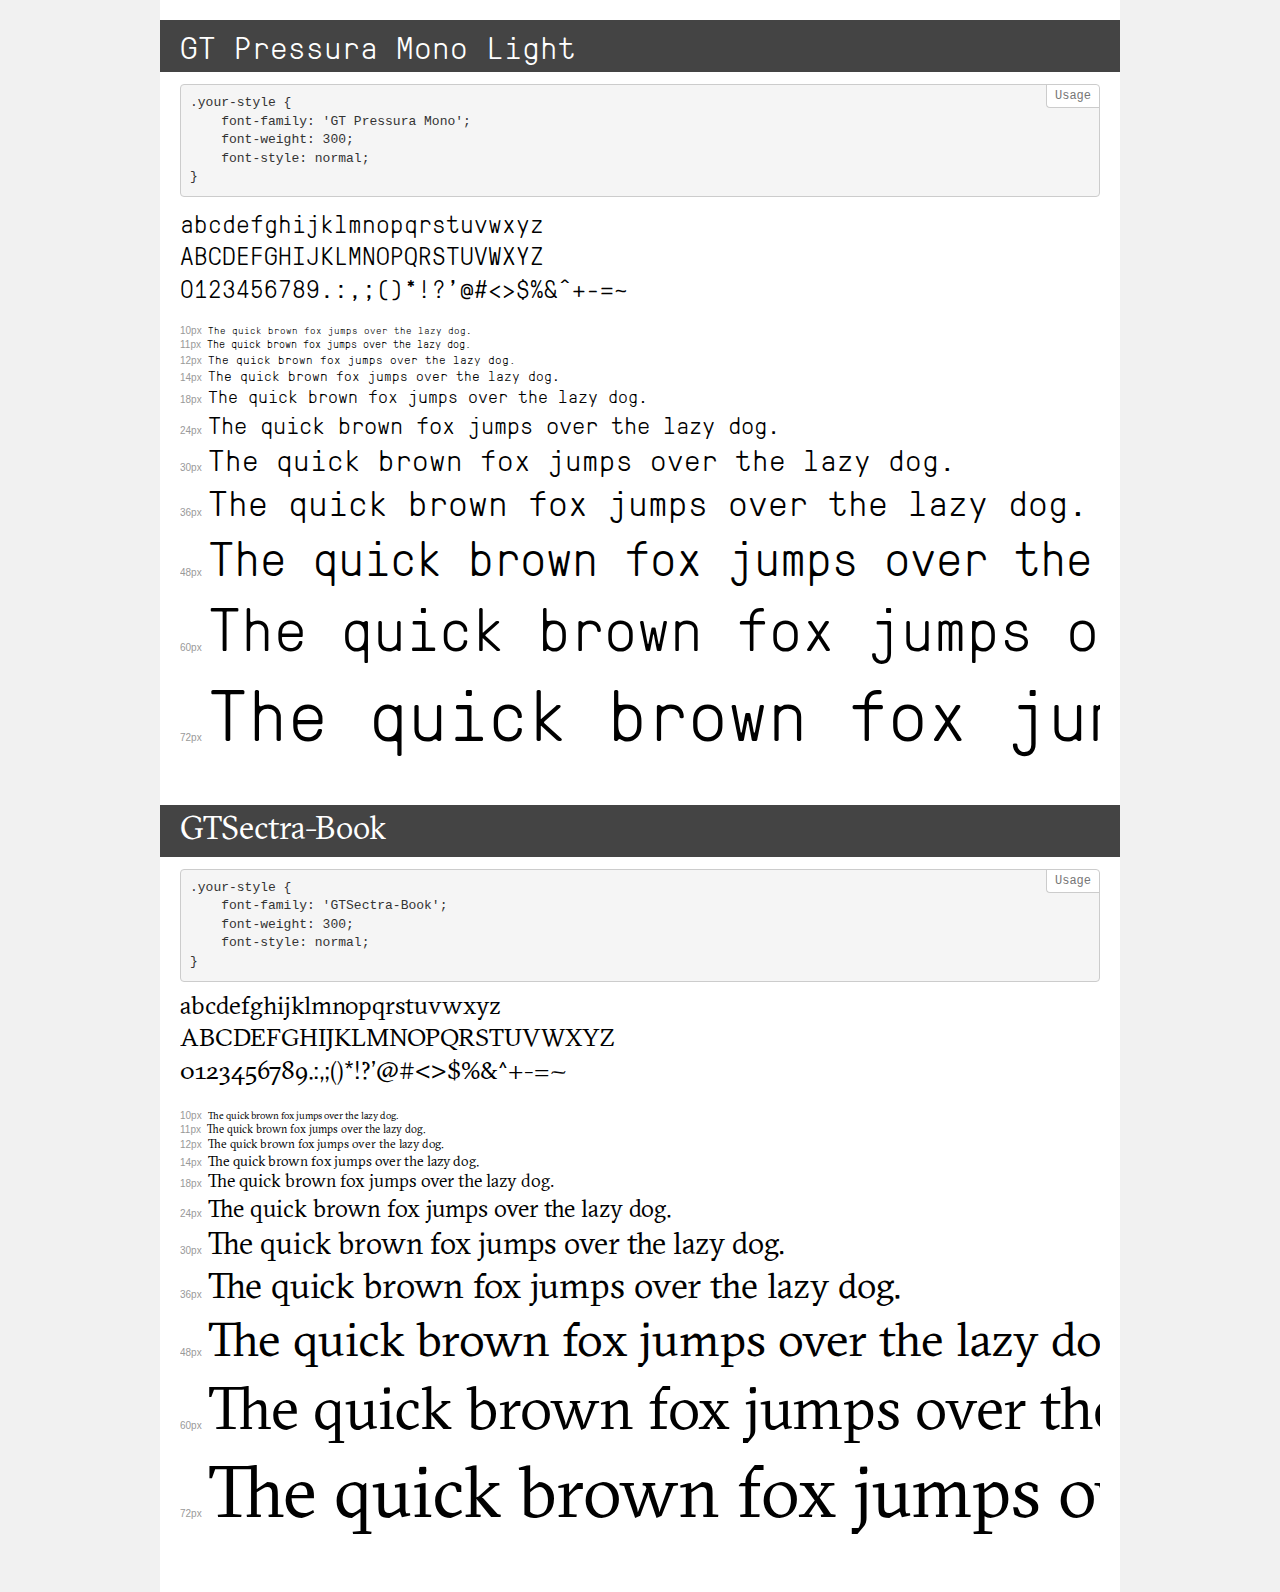
<file: fonts/demo.html>
<!DOCTYPE html>
<html>
<head>
	<meta charset="utf-8">
	<meta http-equiv="X-UA-Compatible" content="IE=edge">
	<meta name="viewport" content="width=device-width, initial-scale=1">
	<meta name="robots" content="noindex, noarchive">
	<title>Transfonter demo</title>
	<link href="stylesheet.css" rel="stylesheet">
	<style>
		/*
		http://meyerweb.com/eric/tools/css/reset/
		v2.0 | 20110126
		License: none (public domain)
		*/
		html, body, div, span, applet, object, iframe,
		h1, h2, h3, h4, h5, h6, p, blockquote, pre,
		a, abbr, acronym, address, big, cite, code,
		del, dfn, em, img, ins, kbd, q, s, samp,
		small, strike, strong, sub, sup, tt, var,
		b, u, i, center,
		dl, dt, dd, ol, ul, li,
		fieldset, form, label, legend,
		table, caption, tbody, tfoot, thead, tr, th, td,
		article, aside, canvas, details, embed,
		figure, figcaption, footer, header, hgroup,
		menu, nav, output, ruby, section, summary,
		time, mark, audio, video {
			margin: 0;
			padding: 0;
			border: 0;
			font-size: 100%;
			font: inherit;
			vertical-align: baseline;
		}
		/* HTML5 display-role reset for older browsers */
		article, aside, details, figcaption, figure,
		footer, header, hgroup, menu, nav, section {
			display: block;
		}
		body {
			line-height: 1;
		}
		ol, ul {
			list-style: none;
		}
		blockquote, q {
			quotes: none;
		}
		blockquote:before, blockquote:after,
		q:before, q:after {
			content: '';
			content: none;
		}
		table {
			border-collapse: collapse;
			border-spacing: 0;
		}
		/* common styles */
		body {
			background: #f1f1f1;
			color: #000;
		}
		.page {
			background: #fff;
			width: 920px;
			margin: 0 auto;
			padding: 20px 20px 0 20px;
			overflow: hidden;
		}
		.font-container {
			overflow-x: auto;
			overflow-y: hidden;
			margin-bottom: 40px;
			line-height: 1.3;
			white-space: nowrap;
			padding-bottom: 5px;
		}
		h1 {
			position: relative;
			background: #444;
			font-size: 32px;
			color: #fff;
			padding: 10px 20px;
			margin: 0 -20px 12px -20px;
		}
		.letters {
			font-size: 25px;
			margin-bottom: 20px;
		}
		.s10:before {
			content: '10px';
		}
		.s11:before {
			content: '11px';
		}
		.s12:before {
			content: '12px';
		}
		.s14:before {
			content: '14px';
		}
		.s18:before {
			content: '18px';
		}
		.s24:before {
			content: '24px';
		}
		.s30:before {
			content: '30px';
		}
		.s36:before {
			content: '36px';
		}
		.s48:before {
			content: '48px';
		}
		.s60:before {
			content: '60px';
		}
		.s72:before {
			content: '72px';
		}
		.s10:before, .s11:before, .s12:before, .s14:before,
		.s18:before, .s24:before, .s30:before, .s36:before,
		.s48:before, .s60:before, .s72:before {
			font-family: Arial, sans-serif;
			font-size: 10px;
			font-weight: normal;
			font-style: normal;
			color: #999;
			padding-right: 6px;
		}
		pre {
			display: block;
			position: relative;
			padding: 9px;
			margin: 0 0 10px;
			font-family: Monaco, Menlo, Consolas, "Courier New", monospace !important;
			font-size: 13px;
			line-height: 1.428571429;
			color: #333;
			font-weight: normal !important;
			font-style: normal !important;
			background-color: #f5f5f5;
			border: 1px solid #ccc;
			overflow-x: auto;
			border-radius: 4px;
		}
		pre:after {
			display: block;
			position: absolute;
			right: 0;
			top: 0;
			content: 'Usage';
			line-height: 1;
			padding: 5px 8px;
			font-size: 12px;
			color: #767676;
			background-color: #fff;
			border: 1px solid #ccc;
			border-right: none;
			border-top: none;
			border-radius: 0 4px 0 4px;
			z-index: 10;
		}
		/* responsive */
		@media (max-width: 959px) {
			.page {
				width: auto;
				margin: 0;
			}
		}
	</style>
</head>
<body>
<div class="page">
	<div class="demo" style="font-family: 'GT Pressura Mono'; font-weight: 300; font-style: normal;">
		<h1>GT Pressura Mono Light</h1>
		<pre>.your-style {
    font-family: 'GT Pressura Mono';
    font-weight: 300;
    font-style: normal;
}</pre>
		<div class="font-container">
			<p class="letters">
				abcdefghijklmnopqrstuvwxyz <br />
				ABCDEFGHIJKLMNOPQRSTUVWXYZ <br />				0123456789.:,;()*!?'@#<>$%&^+-=~
			</p>
			<p class="s10" style="font-size: 10px;">The quick brown fox jumps over the lazy dog.</p>
			<p class="s11" style="font-size: 11px;">The quick brown fox jumps over the lazy dog.</p>
			<p class="s12" style="font-size: 12px;">The quick brown fox jumps over the lazy dog.</p>
			<p class="s14" style="font-size: 14px;">The quick brown fox jumps over the lazy dog.</p>
			<p class="s18" style="font-size: 18px;">The quick brown fox jumps over the lazy dog.</p>
			<p class="s24" style="font-size: 24px;">The quick brown fox jumps over the lazy dog.</p>
			<p class="s30" style="font-size: 30px;">The quick brown fox jumps over the lazy dog.</p>
			<p class="s36" style="font-size: 36px;">The quick brown fox jumps over the lazy dog.</p>
			<p class="s48" style="font-size: 48px;">The quick brown fox jumps over the lazy dog.</p>
			<p class="s60" style="font-size: 60px;">The quick brown fox jumps over the lazy dog.</p>
			<p class="s72" style="font-size: 72px;">The quick brown fox jumps over the lazy dog.</p>
		</div>
	</div>
	<div class="demo" style="font-family: 'GTSectra-Book'; font-weight: 300; font-style: normal;">
		<h1>GTSectra-Book</h1>
		<pre>.your-style {
    font-family: 'GTSectra-Book';
    font-weight: 300;
    font-style: normal;
}</pre>
		<div class="font-container">
			<p class="letters">
				abcdefghijklmnopqrstuvwxyz <br />
				ABCDEFGHIJKLMNOPQRSTUVWXYZ <br />				0123456789.:,;()*!?'@#<>$%&^+-=~
			</p>
			<p class="s10" style="font-size: 10px;">The quick brown fox jumps over the lazy dog.</p>
			<p class="s11" style="font-size: 11px;">The quick brown fox jumps over the lazy dog.</p>
			<p class="s12" style="font-size: 12px;">The quick brown fox jumps over the lazy dog.</p>
			<p class="s14" style="font-size: 14px;">The quick brown fox jumps over the lazy dog.</p>
			<p class="s18" style="font-size: 18px;">The quick brown fox jumps over the lazy dog.</p>
			<p class="s24" style="font-size: 24px;">The quick brown fox jumps over the lazy dog.</p>
			<p class="s30" style="font-size: 30px;">The quick brown fox jumps over the lazy dog.</p>
			<p class="s36" style="font-size: 36px;">The quick brown fox jumps over the lazy dog.</p>
			<p class="s48" style="font-size: 48px;">The quick brown fox jumps over the lazy dog.</p>
			<p class="s60" style="font-size: 60px;">The quick brown fox jumps over the lazy dog.</p>
			<p class="s72" style="font-size: 72px;">The quick brown fox jumps over the lazy dog.</p>
		</div>
	</div>
</div>
</body>
</html>
</file>
<file: fonts/stylesheet.css>
/* This stylesheet generated by Transfonter (https://transfonter.org) on April 19, 2017 12:28 AM */

@font-face {
	font-family: 'GT Pressura Mono';
	src: url('hinted-GTPressuraMono-Light.eot');
	src: local('GT Pressura Mono Light'), local('GTPressuraMono-Light'),
		url('hinted-GTPressuraMono-Light.eot?#iefix') format('embedded-opentype'),
		url('hinted-GTPressuraMono-Light.woff') format('woff'),
		url('hinted-GTPressuraMono-Light.ttf') format('truetype');
	font-weight: 300;
	font-style: normal;
}

@font-face {
	font-family: 'GTSectra-Book';
	src: url('hinted-GTSectra-Book.eot');
	src: local('GTSectra-Book'),
		url('hinted-GTSectra-Book.eot?#iefix') format('embedded-opentype'),
		url('hinted-GTSectra-Book.woff') format('woff'),
		url('hinted-GTSectra-Book.ttf') format('truetype');
	font-weight: 300;
	font-style: normal;
}
</file>
